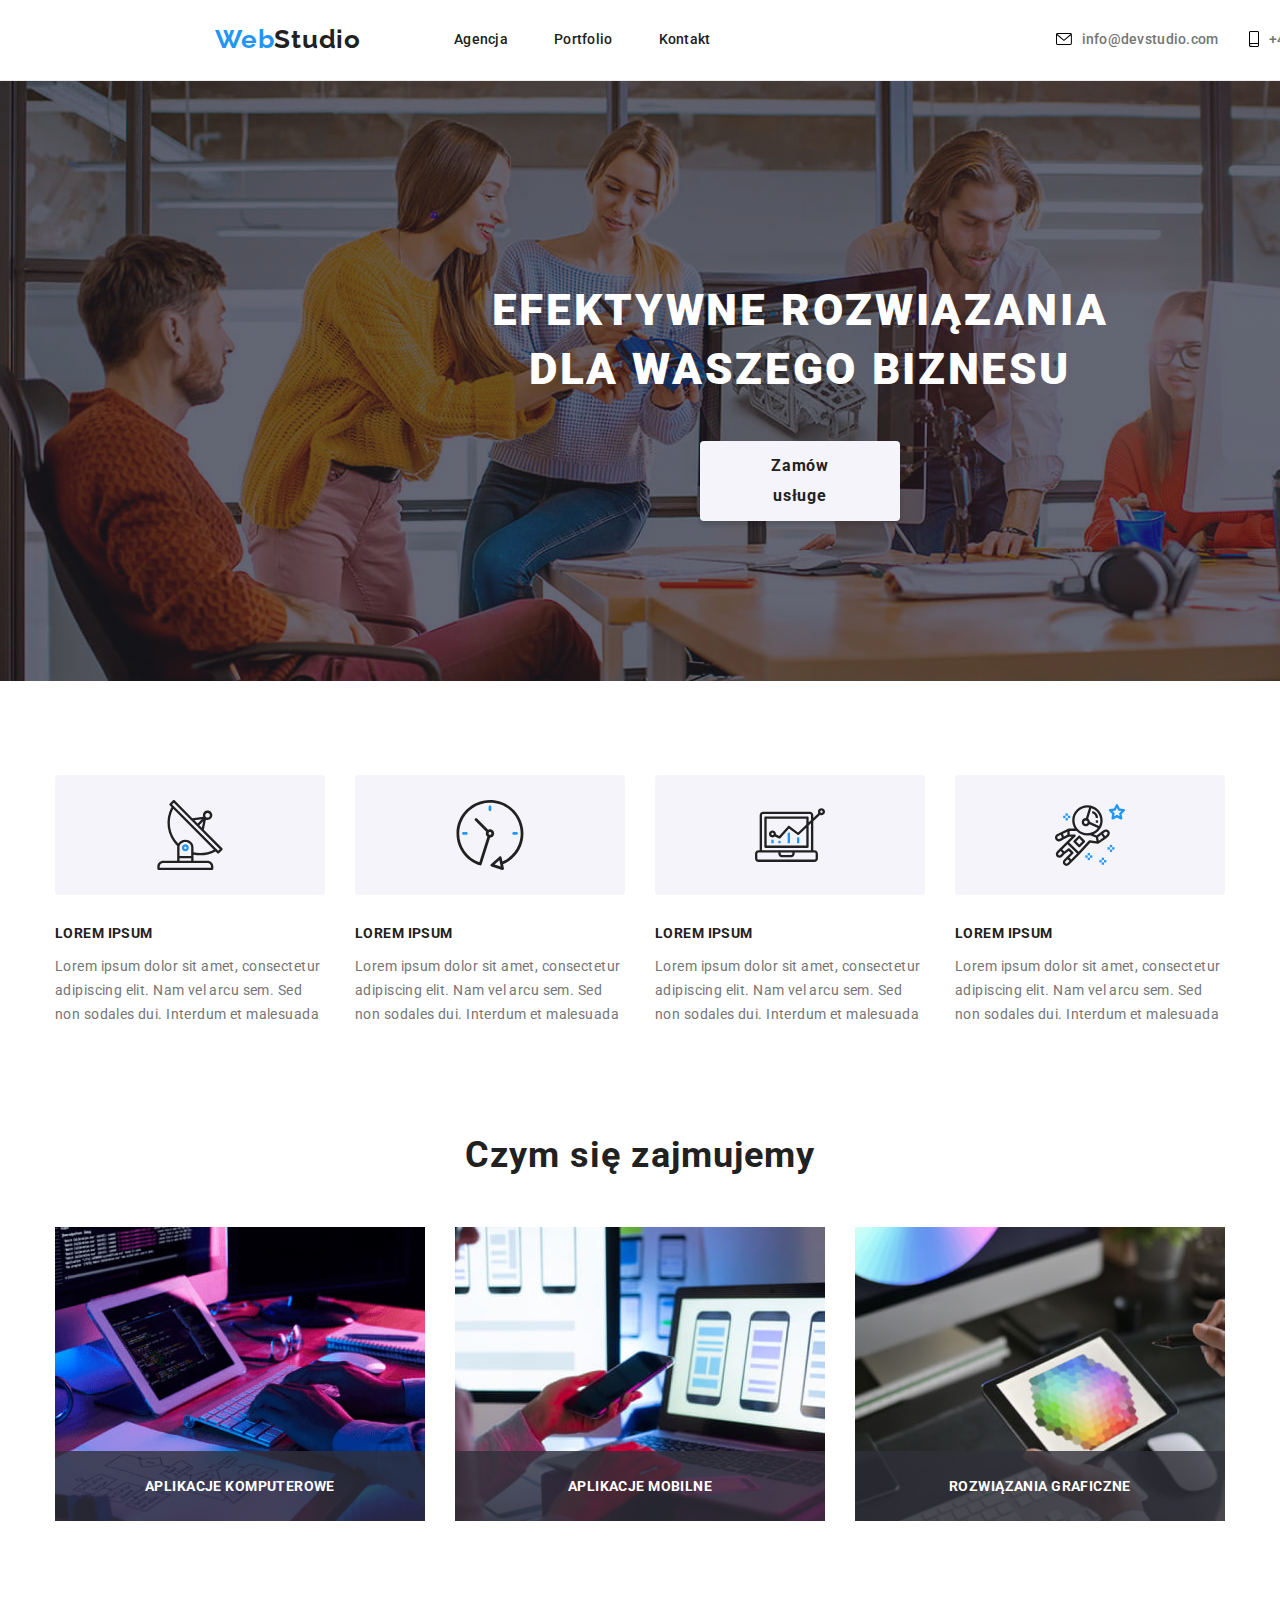
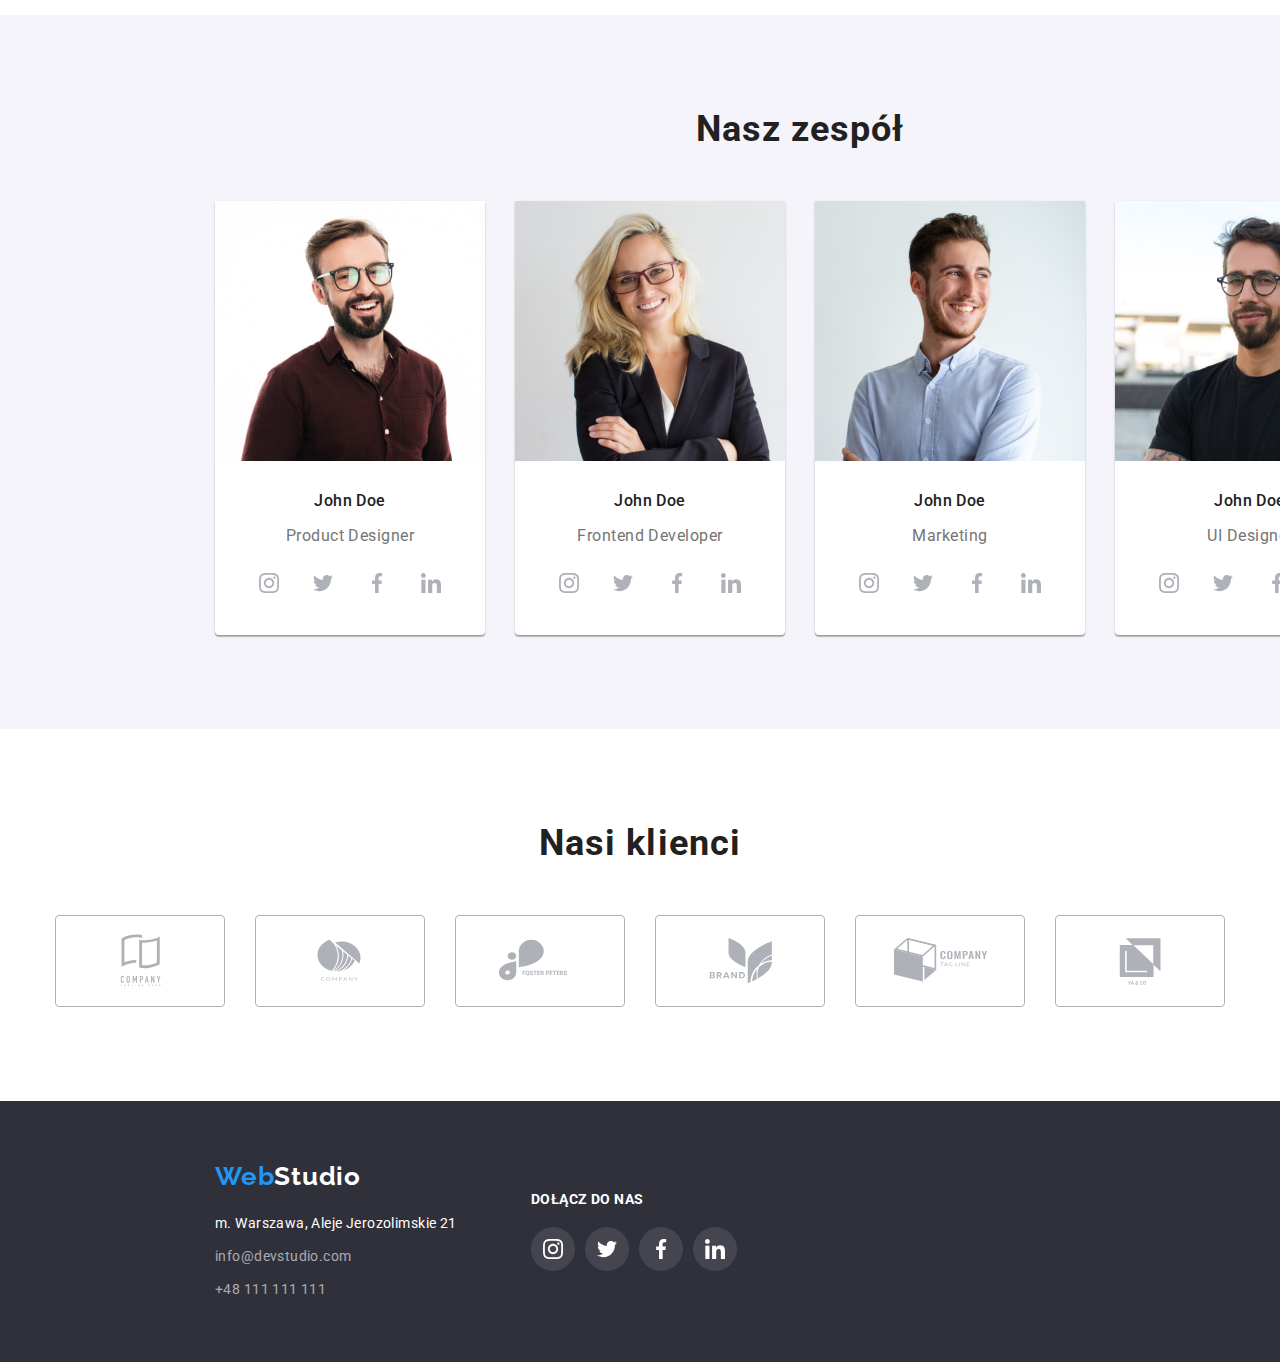
<file: index.html>
<!DOCTYPE html>
<html lang="pl">
<head>
    <meta charset="UTF-8">
    <meta http-equiv="X-UA-Compatible" content="IE=edge">
    <meta name="viewport" content="width=device-width, initial-scale=1.0">
    <title>goit-markup-hw-04 Paweł Kupis</title>
    <link rel="stylesheet" href="modern-normalize.css">
    <link rel="stylesheet" href="./css/styles.css" />
    <link rel="preconnect" href="https://fonts.gstatic.com">
    <link href="https://fonts.googleapis.com/css2?family=Raleway:wght@700&family=Roboto:wght@400;500;700;900&display=swap"
    rel="stylesheet">
</head>
<body>
     <!---Menu-->
    <header>  
        <section class="menu">  
            <div class="container">
                <h2 class="menu-logo">
                    <a class="menu-logo-item" href="index.html">Web<span class="menu-logo-accent">Studio</span></a>
                </h2>
                <nav class="navigation">
                    <ul class="navigation-list list">
                        <li class="navigation-list-item">
                            <a class="navigation-list-link" href="Agencja">Agencja</a></li>
                        <li class="navigation-list-item">
                            <a class="navigation-list-link" href="portfolio.html">Portfolio</a></li>
                        <li class="navigation-list-item">
                            <a class="navigation-list-link" href="Kontakt">Kontakt</a></li>
                    </ul>
                </nav>
                <div class="menu-contact">
                    <a class="menu-mail" href="mailto:info@devstudio.com">
                        <svg class="icon-envelope">
                            <use href="./images/icons.svg#icon-envelope"></use>
                        </svg>
                        info@devstudio.com
                    </a>
                    <a class="menu-phonenumber" href="tel:48111111111">
                        <svg class="icon-smartphone">
                            <use href="./images/icons.svg#icon-smartphone"></use>
                        </svg>
                        +48 111 111 111
                    </a>
                </div>
            </div>
        </section>
        <section class="header">
            <div class="container">
                <div class="header-item">
                    <h1 class="header-title">EFEKTYWNE ROZWIĄZANIA DLA WASZEGO BIZNESU</h1>
                    <button class="header-btn blue-btn" type="button" data-modal-open>Zamów usługe</button>
                </div>
            </div>
        </section>
        
    </header>
    <main>
        <!-- Nasze atuty -->
        <section class="strengths section">
            <div class="container">               
                <ul class="strengths-list-icons list">
                    <li class="strengths-list-icons-item">
                        <svg class="icon-antenna strengthsicons">
                            <use href="./images/icons.svg#icon-antenna-1"></use>
                        </svg>
                    </li>
                    <li class="strengths-list-icons-item">        
                        <svg class="icon-clock strengthsicons">
                            <use href="./images/icons.svg#icon-clock-1"></use>
                        </svg>
                    </li>
                    <li class="strengths-list-icons-item">
                        <svg class="icon-diagram-1 strengthsicons">
                            <use href="./images/icons.svg#icon-diagram-1"></use>
                        </svg>
                    </li>
                    <li class="strengths-list-icons-item">
                        <svg class="icon-astronaut-1 strengthsicons">
                            <use href="./images/icons.svg#icon-astronaut-1"></use>
                        </svg>
                    </li>
                </ul>    
                <ul class="strengths-list list">
                    <li class="strengths-item">
                        <h3 class="strengths-title">LOREM IPSUM </h3> 
                        <p class="strengths-about">Lorem ipsum dolor sit amet, consectetur adipiscing elit. Nam vel arcu sem. Sed non sodales dui. Interdum et malesuada</p>
                    </li>
                    <li class="strengths-item">        
                        <h3 class="strengths-title">LOREM IPSUM </h3>
                        <p class="strengths-about">Lorem ipsum dolor sit amet, consectetur adipiscing elit. Nam vel arcu sem. Sed non sodales dui. Interdum et malesuada</p>
                    </li>
                    <li class="strengths-item">
                        <h3 class="strengths-title">LOREM IPSUM </h3>
                        <p class="strengths-about">Lorem ipsum dolor sit amet, consectetur adipiscing elit. Nam vel arcu sem. Sed non sodales dui. Interdum et malesuada</p>
                    </li>
                    <li class="strengths-item">
                        <h3 class="strengths-title">LOREM IPSUM </h3>
                        <p class="strengths-about">Lorem ipsum dolor sit amet, consectetur adipiscing elit. Nam vel arcu sem. Sed non sodales dui. Interdum et malesuada</p>
                    </li>
                </ul>
            </div>
        </section>
        <section class="whatwedo">
            <div class="container">
                <h2 class="whatwedo-title">Czym się zajmujemy</h2>
                <ul class="whatwedo-list list">
                    <li class="whatwedo-list-item">
                        <p class="whatwedo-list-about">Aplikacje komputerowe</p>
                        <img class="whatwedo-list-img" src="images/whatwedo1.jpg" alt="programowanie" width="370" height="294"></li>      
                    <li class="whatwedo-list-item">
                        <p class="whatwedo-list-about">Aplikacje mobilne</p>
                        <img class="whatwedo-list-img" src="images/whatwedo2.jpg" alt="programowanie na smartfona" width="370" height="294"></li>
                    <li class="whatwedo-list-item">
                        <p class="whatwedo-list-about">Rozwiązania graficzne</p>
                        <img class="whatwedo-list-img" src="images/whatwedo3.jpg" alt="paleta kolorów" width="370" height="294"></li>
                </ul>
            </div>
        </section>
        <section class="ourteam ">
            <div class="container section">
                <h2 class="ourteam-title">Nasz zespół</h2>
                <ul class="ourteam-list list">
                    <li class="ourteam-list-item">
                        <img class="ourteam-list-img" src="images/ourteam1.jpg" alt="Johan Doe 1" width="270" height="260">
                        <div class="ourteam-content-wrapper">
                            <h3 class="ourteam-list-name">John Doe</h3>
                            <p class="ourteam-list-job">Product Designer</p>
                            <ul class="social-list list">
                                <li class="social-list-item">
                                    <a class="social-list-link" href="#">
                                        <svg class="social-icon">
                                        <use href="./images/icons.svg#icon-instagram"></use>
                                        </svg>
                                    </a>
                                </li>
                                <li class="social-list-item">
                                    <a class="social-list-link" href="#">
                                    <svg class="social-icon">
                                        <use href="./images/icons.svg#icon-twitter"></use>
                                    </svg>
                                    </a>
                                </li>
                                <li class="social-list-item">
                                    <a class="social-list-link" href="#">
                                    <svg class="social-icon">
                                        <use href="./images/icons.svg#icon-facebook"></use>
                                    </svg>
                                    </a>
                                </li>
                                <li class="social-list-item">
                                    <a class="social-list-link" href="#">
                                    <svg class="social-icon">
                                        <use href="./images/icons.svg#icon-linkedin"></use>
                                    </svg>
                                    </a>
                                </li>
                            </ul>
                        </div>
                    </li>
                    <li class="ourteam-list-item">
                        <img class="ourteam-list-img" src="images/ourteam2.jpg" alt="Johan Doe 2" width="270" height="260">
                        <div class="ourteam-content-wrapper">
                            <h3 class="ourteam-list-name">John Doe</h3>
                            <p class="ourteam-list-job">Frontend Developer</p>
                            <ul class="social-list list">
                                <li class="social-list-item">
                                    <a class="social-list-link" href="#">
                                        <svg class="social-icon">
                                        <use href="./images/icons.svg#icon-instagram"></use>
                                        </svg>
                                    </a>
                                </li>
                                <li class="social-list-item">
                                    <a class="social-list-link" href="#">
                                    <svg class="social-icon">
                                        <use href="./images/icons.svg#icon-twitter"></use>
                                    </svg>
                                    </a>
                                </li>
                                <li class="social-list-item">
                                    <a class="social-list-link" href="#">
                                    <svg class="social-icon">
                                        <use href="./images/icons.svg#icon-facebook"></use>
                                    </svg>
                                    </a>
                                </li>
                                <li class="social-list-item">
                                    <a class="social-list-link" href="#">
                                    <svg class="social-icon">
                                        <use href="./images/icons.svg#icon-linkedin"></use>
                                    </svg>
                                    </a>
                                </li>
                            </ul>
                        </div>
                    </li>
                    <li class="ourteam-list-item">
                        <img class="ourteam-list-img" src="images/ourteam3.jpg" alt="Johan Doe 3" width="270" height="260">
                        <div class="ourteam-content-wrapper">
                            <h3 class="ourteam-list-name">John Doe</h3>
                            <p class="ourteam-list-job">Marketing</p>
                            <ul class="social-list list">
                                <li class="social-list-item">
                                    <a class="social-list-link" href="#">
                                        <svg class="social-icon">
                                        <use href="./images/icons.svg#icon-instagram"></use>
                                        </svg>
                                    </a>
                                </li>
                                <li class="social-list-item">
                                    <a class="social-list-link" href="#">
                                    <svg class="social-icon">
                                        <use href="./images/icons.svg#icon-twitter"></use>
                                    </svg>
                                    </a>
                                </li>
                                <li class="social-list-item">
                                    <a class="social-list-link" href="#">
                                    <svg class="social-icon">
                                        <use href="./images/icons.svg#icon-facebook"></use>
                                    </svg>
                                    </a>
                                </li>
                                <li class="social-list-item">
                                    <a class="social-list-link" href="#">
                                    <svg class="social-icon">
                                        <use href="./images/icons.svg#icon-linkedin"></use>
                                    </svg>
                                    </a>
                                </li>
                            </ul>
                        </div>
                    </li>
                    <li class="ourteam-list-item">
                        <img class="ourteam-list-img" src="images/ourteam4.jpg" alt="Johan Doe 4" width="270" height="260">
                        <div class="ourteam-content-wrapper">
                            <h3 class="ourteam-list-name">John Doe</h3>
                            <p class="ourteam-list-job">UI Designer</p>
                            <ul class="social-list list">
                                <li class="social-list-item">
                                    <a class="social-list-link" href="#">
                                        <svg class="social-icon">
                                        <use href="./images/icons.svg#icon-instagram"></use>
                                        </svg>
                                    </a>
                                </li>
                                <li class="social-list-item">
                                    <a class="social-list-link" href="#">
                                    <svg class="social-icon">
                                        <use href="./images/icons.svg#icon-twitter"></use>
                                    </svg>
                                    </a>
                                </li>
                                <li class="social-list-item">
                                    <a class="social-list-link" href="#">
                                    <svg class="social-icon">
                                        <use href="./images/icons.svg#icon-facebook"></use>
                                    </svg>
                                    </a>
                                </li>
                                <li class="social-list-item">
                                    <a class="social-list-link" href="#">
                                    <svg class="social-icon">
                                        <use href="./images/icons.svg#icon-linkedin"></use>
                                    </svg>
                                    </a>
                                </li>
                            </ul>
                        </div>
                    </li>
                </ul>
            </div>
        </section>
        <section class="ourclient section">
            <div class="container">
                <h2 class="ourclient-title">Nasi klienci</h2>
                <ul class="ourclient-list list">
                    <li class="ourclient-list-item">
                        <svg class="ourclient-icons">
                            <use href="./images/icons.svg#icon-Logo-1"></use>
                        </svg>
                    </li>
                    <li class="ourclient-list-item">
                        <svg class="ourclient-icons">
                            <use href="./images/icons.svg#icon-Logo-2"></use>
                        </svg>
                    </li>
                    <li class="ourclient-list-item">
                        <svg class="ourclient-icons">
                            <use href="./images/icons.svg#icon-Logo-3"></use>
                        </svg>
                    </li>
                    <li class="ourclient-list-item">
                        <svg class="ourclient-icons">
                            <use href="./images/icons.svg#icon-Logo-4"></use>
                        </svg>
                    </li>
                    <li class="ourclient-list-item">
                        <svg class="ourclient-icons">
                            <use href="./images/icons.svg#icon-Logo-5"></use>
                        </svg>
                    </li>
                    <li class="ourclient-list-item">
                        <svg class="ourclient-icons">
                            <use href="./images/icons.svg#icon-Logo"></use>
                        </svg>
                    </li>
                </ul>

            </div>
        </section>
    </main>
    <footer class="footer">
        <div class="container">
            <div class="left-footer">
                <h2 class="logo-footer">
                    <a class="menu-logo-item" href="#">Web<span class="footer-logo-accent">Studio</span></a>
                </h2>
                <address class="address">
                    <ul class="address-list list">
                        <li class="address-list-item">
                            <a class="address-list-link" href="https://goo.gl/maps/HhbNM7JacB6x19Nx8" target="_blank">m. Warszawa, Aleje Jerozolimskie 21</a></li>
                        <li class="address-list-item">
                            <a class="address-list-link" href="mailto:info@devstudio.com">info@devstudio.com</a></li>
                        <li class="address-list-item">
                            <a class="address-list-link" href="tel:48111111111">+48 111 111 111</a></li>
                    </ul>
                </address>
            </div>
            <div class="right-footer">
                <h3 class="social-title">Dołącz do nas</h3>
                <ul class="social-list list">
                    <li class="social-list-item">
                        <a class="social-list-link footer-icon" href="#">
                            <svg class="social-icon">
                            <use href="./images/icons.svg#icon-instagram"></use>
                            </svg>
                        </a>
                    </li>
                    <li class="social-list-item">
                        <a class="social-list-link footer-icon" href="#">
                        <svg class="social-icon">
                            <use href="./images/icons.svg#icon-twitter"></use>
                        </svg>
                        </a>
                    </li>
                    <li class="social-list-item">
                        <a class="social-list-link footer-icon" href="#">
                        <svg class="social-icon">
                            <use href="./images/icons.svg#icon-facebook"></use>
                        </svg>
                        </a>
                    </li>
                    <li class="social-list-item">
                        <a class="social-list-link footer-icon" href="#">
                        <svg class="social-icon">
                            <use href="./images/icons.svg#icon-linkedin"></use>
                        </svg>
                        </a>
                    </li>
                </ul>
            </div>
        </div>
    </footer>
    <div class="backdrop is-hidden" data-modal>
        <div class="modal">
            <button type="button" class="close-btn" data-modal-close>
                <svg class="close-btn-vector">
                    <use href="./images/icons.svg#icon-vector"></use>
                </svg>
            </button>
        </div>
    </div>
    <script src="./js/modal.js"></script>
</body>
</html>
</file>
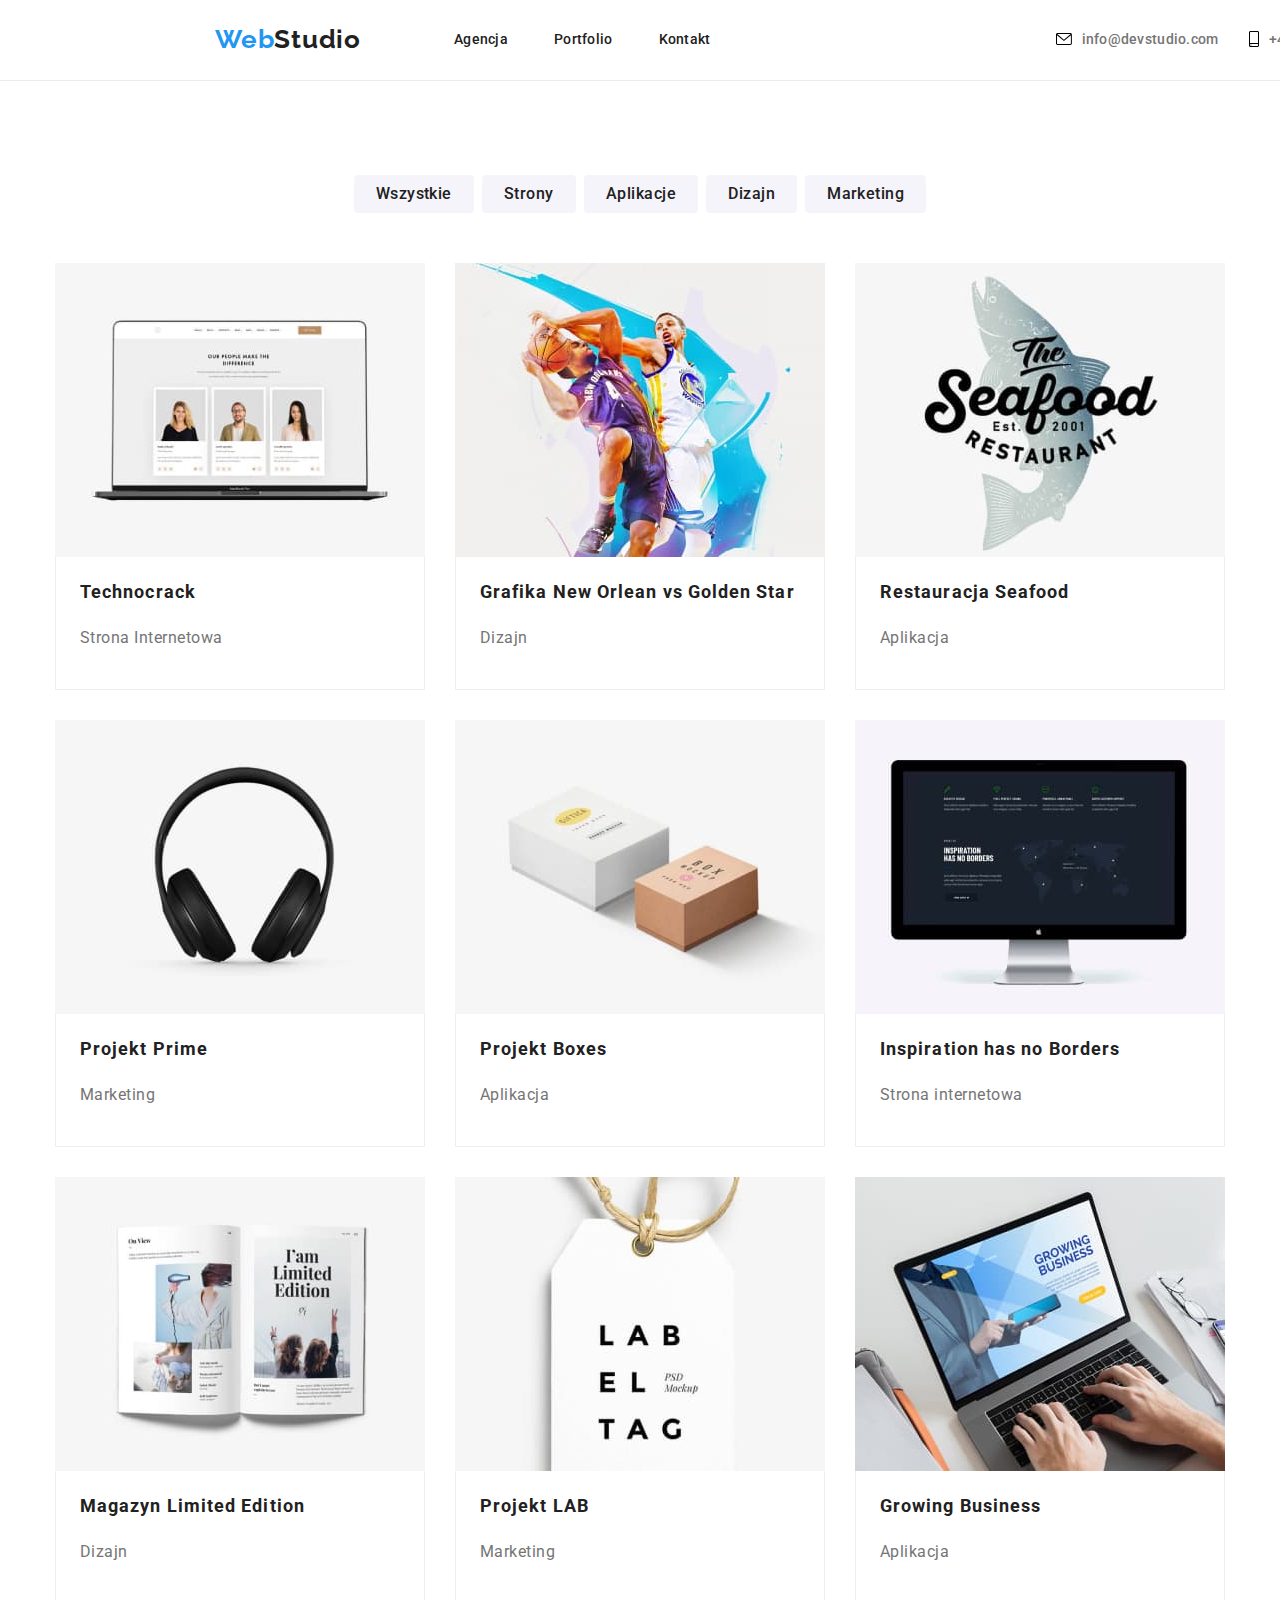
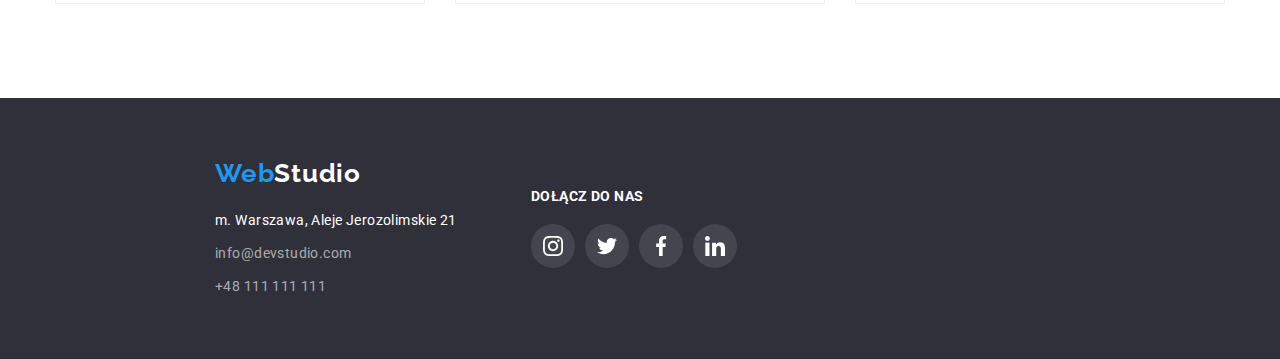
<file: portfolio.html>
<!DOCTYPE html>
<html lang="pl">
<head>
    <meta charset="UTF-8">
    <meta http-equiv="X-UA-Compatible" content="IE=edge">
    <meta name="viewport" content="width=device-width, initial-scale=1.0">
    <title>portfolio</title>
    <link rel="stylesheet" href="modern-normalize.css">
    <link rel="stylesheet" href="./css/styles.css" />
    <link rel="preconnect" href="https://fonts.gstatic.com">
    <link href="https://fonts.googleapis.com/css2?family=Raleway:wght@700&family=Roboto:wght@400;500;700;900&display=swap"
        rel="stylesheet">
</head>
<body>
    <header>
         <!---Menu--> 
         <section class="menu">  
            <div class="container">
                <h2 class="menu-logo">
                    <a class="menu-logo-item" href="index.html">Web<span class="menu-logo-accent">Studio</span></a>
                </h2>
                <nav class="navigation">
                    <ul class="navigation-list list">
                        <li class="navigation-list-item">
                            <a class="navigation-list-link" href="Agencja">Agencja</a></li>
                        <li class="navigation-list-item">
                            <a class="navigation-list-link" href="portfolio.html">Portfolio</a></li>
                        <li class="navigation-list-item">
                            <a class="navigation-list-link" href="Kontakt">Kontakt</a></li>
                    </ul>
                </nav>
                <div class="menu-contact">
                    <a class="menu-mail" href="mailto:info@devstudio.com">
                        <svg class="icon-envelope">
                            <use href="./images/icons.svg#icon-envelope"></use>
                        </svg>
                        info@devstudio.com
                    </a>
                    <a class="menu-phonenumber" href="tel:48111111111">
                        <svg class="icon-smartphone">
                            <use href="./images/icons.svg#icon-smartphone"></use>
                        </svg>
                        +48 111 111 111
                    </a>
                </div>
            </div>
        </section>
    </header>
    <main class="section">      <!-- Filters -->
        <section class="filters">
            <div class="container">
                <ul class="filters-list list">
                    <li class="filters-list-item">
                        <button class="filters-list-btn blue-btn" type="button">Wszystkie</button> 
                    </li>
                    <li class="filters-list-item">        
                        <button class="filters-list-btn blue-btn" type="button">Strony</button>
                    </li>
                    <li class="filters-list-item">
                        <button class="filters-list-btn blue-btn" type="button">Aplikacje</button>
                    </li>
                    <li class="filters-list-item">
                        <button class="filters-list-btn blue-btn" type="button">Dizajn</button>
                    </li>
                    <li class="filters-list-item">
                        <button class="filters-list-btn blue-btn" type="button">Marketing</button> 
                    </li>
                </ul>
            </div>
        </section>
        <section class="projects"> <!-- projects -->
            <div class="container">
                <ul class="projects-list list">
                    <li class="projects-list-item">
                        <img class="projects-list-img" src="images/portfolio/portfolio1.jpg" alt="Technocrack" width="370" height="294">
                        <div class="overlay">
                            <p>Technocrack jest popularną platformą wykorzystywaną do rozpowszechniania koronawirusa. Firmy wykorzystują tę
                                platformę
                                do celów szpiegowskich i ataków na niezabezpieczone serwery konkurencji</p>
                        </div>                    
                        <div class="projects-frame">
                            <h3 class="projects-list-title">Technocrack</h3>
                            <p class="projects-list-type">Strona Internetowa</p>
                        </div>
                    </li>
                    <li class="projects-list-item">
                        <img class="projects-list-img" src="images/portfolio/portfolio2.jpg" alt="Grafika New Orlean vs Golden Star" width="370" height="294">
                        <div class="overlay">
                            <p>Technocrack jest popularną platformą wykorzystywaną do rozpowszechniania koronawirusa. Firmy wykorzystują tę
                                platformę
                                do celów szpiegowskich i ataków na niezabezpieczone serwery konkurencji</p>
                        </div>
                        <div class="projects-frame">
                            <h3 class="projects-list-title">Grafika New Orlean vs Golden Star</h3>
                            <p class="projects-list-type">Dizajn</p>
                        </div>
                    </li>
                    <li class="projects-list-item">
                        <img class="projects-list-img" src="images/portfolio/portfolio3.jpg" alt="Restauracja Seafood" width="370" height="294">
                        <div class="overlay">
                            <p>Technocrack jest popularną platformą wykorzystywaną do rozpowszechniania koronawirusa. Firmy wykorzystują tę
                                platformę
                                do celów szpiegowskich i ataków na niezabezpieczone serwery konkurencji</p>
                        </div>
                        <div class="projects-frame">
                            <h3 class="projects-list-title">Restauracja Seafood</h3>
                            <p class="projects-list-type">Aplikacja</p>
                        </div>
                    </li>
                    <li class="projects-list-item">
                        <img class="projects-list-img" src="images/portfolio/portfolio4.jpg" alt="Projekt Prime" width="370" height="294">
                        <div class="overlay">
                            <p>Technocrack jest popularną platformą wykorzystywaną do rozpowszechniania koronawirusa. Firmy wykorzystują tę
                                platformę
                                do celów szpiegowskich i ataków na niezabezpieczone serwery konkurencji</p>
                        </div>
                        <div class="projects-frame">
                            <h3 class="projects-list-title">Projekt Prime</h3>
                            <p class="projects-list-type">Marketing</p>
                        </div>
                    </li>
                    <li class="projects-list-item">
                        <img class="projects-list-img" src="images/portfolio/portfolio5.jpg" alt="Projekt Boxes" width="370" height="294">
                        <div class="overlay">
                            <p>Technocrack jest popularną platformą wykorzystywaną do rozpowszechniania koronawirusa. Firmy wykorzystują tę
                                platformę
                                do celów szpiegowskich i ataków na niezabezpieczone serwery konkurencji</p>
                        </div>
                        <div class="projects-frame">
                            <h3 class="projects-list-title">Projekt Boxes</h3>
                            <p class="projects-list-type">Aplikacja</p>
                        </div>
                    </li>
                    <li class="projects-list-item">
                        <img class="projects-list-img" src="images/portfolio/portfolio6.jpg" alt="Inspiration has no Borders" width="370" height="294">
                        <div class="overlay">
                            <p>Technocrack jest popularną platformą wykorzystywaną do rozpowszechniania koronawirusa. Firmy wykorzystują tę
                                platformę
                                do celów szpiegowskich i ataków na niezabezpieczone serwery konkurencji</p>
                        </div>
                        <div class="projects-frame">
                            <h3 class="projects-list-title">Inspiration has no Borders</h3>
                            <p class="projects-list-type">Strona internetowa</p>
                        </div>
                    </li>
                    <li class="projects-list-item">
                        <img class="projects-list-img" src="images/portfolio/portfolio7.jpg" alt="Magazyn Limited Edition" width="370" height="294">
                        <div class="overlay">
                            <p>Technocrack jest popularną platformą wykorzystywaną do rozpowszechniania koronawirusa. Firmy wykorzystują tę
                                platformę
                                do celów szpiegowskich i ataków na niezabezpieczone serwery konkurencji</p>
                        </div>
                        <div class="projects-frame">
                            <h3 class="projects-list-title">Magazyn Limited Edition</h3>
                            <p class="projects-list-type">Dizajn</p>
                        </div>
                    </li>
                    <li class="projects-list-item">
                        <img class="projects-list-img" src="images/portfolio/portfolio8.jpg" alt="Projekt LAB" width="370" height="294">
                        <div class="overlay">
                            <p>Technocrack jest popularną platformą wykorzystywaną do rozpowszechniania koronawirusa. Firmy wykorzystują tę
                                platformę
                                do celów szpiegowskich i ataków na niezabezpieczone serwery konkurencji</p>
                        </div>
                        <div class="projects-frame">
                            <h3 class="projects-list-title">Projekt LAB</h3>
                            <p class="projects-list-type">Marketing</p>
                        </div>
                    </li>
                    <li class="projects-list-item">
                        <img class="projects-list-img" src="images/portfolio/portfolio9.jpg" alt="Growing Business" width="370" height="294">
                        <div class="overlay">
                            <p>Technocrack jest popularną platformą wykorzystywaną do rozpowszechniania koronawirusa. Firmy wykorzystują tę
                                platformę
                                do celów szpiegowskich i ataków na niezabezpieczone serwery konkurencji</p>
                        </div>
                        <div class="projects-frame">
                            <h3 class="projects-list-title">Growing Business</h3>
                            <p class="projects-list-type">Aplikacja</p>
                        </div>
                    </li>
                </ul>
            </div>
        </section>
    </main>
    <footer class="footer">
        <div class="container">
            <div class="left-footer">
                <h2 class="logo-footer">
                    <a class="menu-logo-item" href="#">Web<span class="footer-logo-accent">Studio</span></a>
                </h2>
                <address class="address">
                    <ul class="address-list list">
                        <li class="address-list-item">
                            <a class="address-list-link" href="https://goo.gl/maps/HhbNM7JacB6x19Nx8" target="_blank">m. Warszawa, Aleje Jerozolimskie 21</a></li>
                        <li class="address-list-item">
                            <a class="address-list-link" href="mailto:info@devstudio.com">info@devstudio.com</a></li>
                        <li class="address-list-item">
                            <a class="address-list-link" href="tel:48111111111">+48 111 111 111</a></li>
                    </ul>
                </address>
            </div>
            <div class="right-footer">
                <h3 class="social-title">Dołącz do nas</h3>
                <ul class="social-list list">
                    <li class="social-list-item">
                        <a class="social-list-link footer-icon" href="#">
                            <svg class="social-icon">
                            <use href="./images/icons.svg#icon-instagram"></use>
                            </svg>
                        </a>
                    </li>
                    <li class="social-list-item">
                        <a class="social-list-link footer-icon" href="#">
                        <svg class="social-icon">
                            <use href="./images/icons.svg#icon-twitter"></use>
                        </svg>
                        </a>
                    </li>
                    <li class="social-list-item">
                        <a class="social-list-link footer-icon" href="#">
                        <svg class="social-icon">
                            <use href="./images/icons.svg#icon-facebook"></use>
                        </svg>
                        </a>
                    </li>
                    <li class="social-list-item">
                        <a class="social-list-link footer-icon" href="#">
                        <svg class="social-icon">
                            <use href="./images/icons.svg#icon-linkedin"></use>
                        </svg>
                        </a>
                    </li>
                </ul>
            </div>
        </div>
    </footer>
</body>
</html>
</file>
<file: css/styles.css>
:root {
  --main-font: "Roboto", sans-serif;
  --secondary-font: "Raleway", sans-serif;
  --main-color: #2196f3;
  --text-default: #212121;
  --description: #757575;
  --white: #ffffff;
  --svg-colour: #afb1b8;
}
body {
  font-family: var(--main-font);
  color: var(--text-default);
}
a {
  text-decoration: none;
}
h1,
h2,
h3,
h4,
h5,
h6 {
  margin: 0;
}

ul,
ol {
  padding: 0;
  margin: 0;
}

p {
  padding: 0;
}

img {
  display: block;
}
.list {
  list-style: none;
}
.container {
  width: 1200px;
  padding: 0 15px;
  align-items: center;
  margin: 0 auto;
}

.section {
  padding-top: 94px;
  padding-bottom: 94px;
}
/* ########### COMPONENT ############## */
.blue-btn {
  background: #f5f4fa;
  border-radius: 4px;
  cursor: pointer;
  transition: color 250ms cubic-bezier(0.4, 0, 0.2, 1),
  background-color 250ms cubic-bezier(0.4, 0, 0.2, 1);
}
.blue-btn:hover,
.blue-btn:focus {
  background-color: var(--main-color);
  color: var(--white);
}
/* ########### END COMPONENT ############## */

/* ########### MENU ############## */

.menu {
  border-bottom: 1px solid #ececec;
  width: 1600px;
  margin: 0 auto;
}
.menu .container {
  display: flex;
  align-items: center;
  padding-top: 24px;
  padding-bottom: 25px;
}
.menu-logo {
  margin-right: 93px;
}
.navigation-list {
  display: flex;
}
.navigation-list-item:not(:last-child) {
  margin-right: 46px;
}
.navigation-list-link {
  display: inline-block;
  position: relative;
}

.navigation-list-link::after {
  content: " ";
  display: block;
  width: 100%;
  height: 4px;
  background: transparent;
  position: absolute;
  bottom: -28px;
  left: 0;
  border-radius: 2px;
  transition: background 250ms cubic-bezier(0.4, 0, 0.2, 1);
}
.navigation-list-link:hover::after,
.navigation-list-link:visited::after {
  background: var(--main-color);
}

.menu-logo-item {
  font-family: var(--secondary-font);
  font-size: 26px;
  line-height: 1.192;
  letter-spacing: 0.03em;
  color: var(--main-color);
}
.menu-logo-accent {
  color: var(--text-default);
}

.navigation-list-link {
  font-weight: 500;
  font-size: 14px;
  line-height: 1.142;
  letter-spacing: 0.02em;
  color: var(--text-default);
  transition: color 250ms cubic-bezier(0.4, 0, 0.2, 1);
}

.navigation-list-link:hover,
.navigation-list-link:focus {
  color: var(--main-color);
}
.menu-contact {
  display: flex;
  align-items: center;
  justify-content: center;
}
.menu-mail {
  margin-left: 345px;
  margin-right: 30px;
}

.menu-mail,
.menu-phonenumber {
  font-weight: 500;
  font-size: 14px;
  line-height: 1.142;
  letter-spacing: 0.02em;
  color: var(--description);
  display: flex;
  align-items: center;
  transition: color 250ms cubic-bezier(0.4, 0, 0.2, 1),
  fill 250ms cubic-bezier(0.4, 0, 0.2, 1);
}
.menu-mail:hover,
.menu-mail:focus,
.menu-phonenumber:hover,
.menu-phonenumber:focus {
  color: var(--main-color);
  fill: var(--main-color);
}
.icon-envelope {
  width: 16px;
  height: 12px;
}
.icon-smartphone {
  width: 10px;
  height: 16px;
}
.icon-envelope,
.icon-smartphone {
  margin-right: 10px;
}

/* ########### END MENU ############## */

/* ########### HEDER ############## */

.header {
  background-image: linear-gradient(
      rgba(47, 48, 58, 0.4),
      rgba(47, 48, 58, 0.4)
    ),
    url("../images/background/headerbackground.jpg");
  height: 600px;
  background-repeat: no-repeat;
  width: 1600px;
  margin: 0 auto;
}

.container .header-item {
  display: flex;
  flex-direction: column;
  align-items: center;
  justify-content: center;
}
.header-item {
  padding-top: 200px;
  padding-bottom: 200px;
}

.header-title {
  margin-bottom: 40px;
  width: 696px;
  height: 120px;
  font-weight: 900;
  font-size: 44px;
  line-height: 1.333;
  text-align: center;
  letter-spacing: 0.06em;
  text-transform: uppercase;
  color: var(--white);
}
.header-btn {
  width: 200px;
  padding: 10px 41px;
  border: 0px;
  font-weight: bold;
  font-size: 16px;
  line-height: 1.875;
  text-align: center;
  letter-spacing: 0.06em;
  color: var(--text-default);
  box-shadow: 0px 4px 4px rgba(0, 0, 0, 0.15);
}

/* ########### END HEDER ############## */

/* ########### MAIN ############## */
.strengths .container {
  display: block;
}
.strengths-list,
.strengths-list-icons {
  display: flex;
}
.strengths-list-icons .strengths-list-icons-item {
  display: flex;
}

.strengths-item:not(:last-child),
.strengths-list-icons-item:not(:last-child) {
  margin-right: 30px;
}
.strengths-list-icons-item {
  width: 270px;
  height: 120px;
  margin-bottom: 30px;
  background: #f5f4fa;
  border-radius: 4px;
}
.strengthsicons {
  width: 70px;
  min-height: 70px;
  margin-left: 100px;
}

.strengths-title {
  margin-bottom: 10px;
  width: 270px;
  font-size: 14px;
  line-height: 1.142;
  letter-spacing: 0.03em;
  text-transform: uppercase;
}
.strengths-about {
  width: 270px;
  font-size: 14px;
  line-height: 1.714;
  letter-spacing: 0.03em;
  color: var(--description);
}
.whatwedo-title,
.ourteam-title,
.ourclient-title {
  margin-bottom: 50px;
  font-size: 36px;
  line-height: 1.166;
  text-align: center;
  letter-spacing: 0.03em;
}
.whatwedo {
  padding-bottom: 94px;
}
.whatwedo-list {
  display: flex;
}

.whatwedo-list-item:not(:last-child),
.ourteam-list-item:not(:last-child) {
  margin-right: 30px;
}
.whatwedo-list-item{
  position: relative;
}
.whatwedo-list-item >.whatwedo-list-about{
  position: absolute;
  bottom: 0px;
  left: -50%;
  right: 50%;
  transform: translate(50%, 0%);
  margin: 0 auto;
  padding-top: 27px;
  padding-bottom: 27px;
  background-color: rgba(47, 48, 58, 0.8);;
}
.whatwedo-list-about{

font-family: var(--main-font);
font-style: normal;
font-weight: bold;
font-size: 14px;
line-height: 16px;
text-align: center;
letter-spacing: 0.03em;
text-transform: uppercase;
color: var(--white);
}
.ourteam {
  background-color: #f5f4fa;
  width: 1600px;
  margin: 0 auto;
}
.ourteam-list {
  display: flex;
}
.ourteam-list-item {
  background: #ffffff;
  box-shadow: 0px 1px 3px rgba(0, 0, 0, 0.12), 0px 1px 1px rgba(0, 0, 0, 0.14),
    0px 2px 1px rgba(0, 0, 0, 0.2);
  border-radius: 0px 0px 4px 4px;
}
.ourteam-content-wrapper {
  padding-top: 30px;
  padding-right: 32px;
  padding-bottom: 30px;
  padding-left: 32px;
}
.ourteam-list-name {
  margin-bottom: 10px;
}
.ourteam-list-name {
  font-weight: 500;
  font-size: 16px;
  line-height: 1.187;
  text-align: center;
  letter-spacing: 0.03em;
}
.ourteam-list-job {
  font-size: 16px;
  line-height: 1.187;
  text-align: center;
  letter-spacing: 0.03em;
  color: var(--description);
  margin-bottom: 16px;
}
.social-list {
  display: flex;
  align-items: center;
  justify-content: space-between;
  width: 206px;
}
.social-list-item {
  display: flex;
}
.social-list-link {
  display: flex;
  align-items: center;
  justify-content: center;
  width: 44px;
  height: 44px;
  background: rgba(255, 255, 255, 0.1);
  border-radius: 50%;
  fill: #afb1b8;
  transition: background-color 250ms cubic-bezier(0.4, 0, 0.2, 1),
  fill 250ms cubic-bezier(0.4, 0, 0.2, 1);
}
.social-list-link:hover,
.social-list-link:focus {
  fill: var(--white);
  background-color: var(--main-color);
}
.social-icon {
  width: 20px;
  height: 20px;
}
.ourclient-list {
  display: flex;
  justify-content: space-between;
}
.ourclient-list-item:hover,
.ourclient-list-item:focus {
  fill: var(--main-color);
  border-color: var(--main-color);
}
.ourclient-list-item {
  display: flex;
  width: 170px;
  height: 92px;
  border: 1px solid #afb1b8;
  border-radius: 4px;
  fill: var(--svg-colour);
  transition: border-color 250ms cubic-bezier(0.4, 0, 0.2, 1),
  fill 250ms cubic-bezier(0.4, 0, 0.2, 1);
}
.ourclient-icons {
  width: 106px;
  min-height: 60px;
  margin-left: 32px;
}
/* ########### END MAIN ############## */

/* ########### FOOTER ############## */
.footer {
  background: #2f303a;
  width: 1600px;
  margin: 0 auto;
}
.left-footer {
  min-width: 246px;
}
.logo-footer {
  padding-top: 60px;
  margin-bottom: 20px;
}
.address-list-item:not(:last-child) {
  margin-bottom: 9px;
}
.address {
  padding-bottom: 60px;
}
.address-list-link {
  font-style: normal;
  font-weight: normal;
  font-size: 14px;
  line-height: 1.714;
  letter-spacing: 0.03em;
  color: rgba(255, 255, 255, 0.6);
  transition: color 250ms cubic-bezier(0.4, 0, 0.2, 1);
}
a[href="https://goo.gl/maps/HhbNM7JacB6x19Nx8"]
{
  color: var(--white);
}
.address-list-link:hover,
.address-list-link:focus {
  color: var(--main-color);
}
.footer-logo-accent {
  color: var(--white);
}
.right-footer {
  padding-left: 70px;
}
.social-title {
  padding-bottom: 20px;
  font-size: 14px;
  line-height: 1.143;
  letter-spacing: 0.03em;
  text-transform: uppercase;
  color: #ffffff;
}
.footer .container {
  display: flex;
}

.footer-icon {
  fill: var(--white);
}

/* ########### END FOOTER ############## */

.backdrop{
position: fixed;
left: 0px;
top: 0px;
width: 100%;
height: 100%;
background: rgba(99, 62, 62, 0.2);
transition: visibility 250ms cubic-bezier(0.4, 0, 0.2, 1),
opacity 250ms cubic-bezier(0.4, 0, 0.2, 1);
}
.modal{
  position: absolute;
width: 528px;
min-height: 581px;
left: 50%;
top: 50%;
transform: translate(-50%, -50%);
background: #FFFFFF;
box-shadow: 0px 1px 3px rgba(0, 0, 0, 0.12), 0px 1px 1px rgba(0, 0, 0, 0.14), 0px 2px 1px rgba(0, 0, 0, 0.2);
border-radius: 4px;
}
.close-btn{
position: absolute;
width: 30px;
height: 30px;
right: 8px;
top: 8px;
border-radius: 50%;
background: #FFFFFF;
border: 1px solid rgba(0, 0, 0, 0.1);
box-sizing: border-box;
cursor: pointer;
}
.close-btn-vector{
  position: relative;
  width: 11px;
  height: 11px;
  margin: 0 auto;
}
.is-hidden{
  opacity: 0;
  visibility: hidden;
  pointer-events: none;
  transition: visibility 250ms cubic-bezier(0.4, 0, 0.2, 1),
  opacity 250ms cubic-bezier(0.4, 0, 0.2, 1);
}






/* ########### PORTFOLIO ############## */
.container .filters-list {
  display: flex;
  justify-content: center;
}
.filters-list-item:not(:last-child) {
  margin-right: 8px;
  
}

.filters-list-btn {
  border: 0px;
  padding: 6px 22px;
  font-weight: 500;
  font-size: 16px;
  line-height: 1.625;
  text-align: center;
  letter-spacing: 0.03em;
  color: var(--text-default);
}

.container .projects-list {
  display: flex;
}
.projects-list {
  min-height: 1272px;
  padding-top: 50px;
  flex-wrap: wrap;
  align-items: center;
  justify-content: space-between;
}
.projects-list-title {
  margin-bottom: 4px;
  padding-left: 24px;
}
.projects-list-type {
  padding-bottom: 20px;
  padding-left: 24px;
}
.projects-list-item:nth-child(-n + 6) {
  margin-bottom: 30px;
}
.projects-list-item:hover,
.projects-list-item:focus {
  border: 1px solid #eeeeee;
  box-sizing: border-box;
  box-shadow: 0px 1px 1px rgba(0, 0, 0, 0.12), 0px 4px 4px rgba(0, 0, 0, 0.06),
    1px 4px 6px rgba(0, 0, 0, 0.16);
}
.projects-list-item{
  position: relative;
  overflow: hidden;
  transition: box-shadow 250ms cubic-bezier(0.4, 0, 0.2, 1);
}
.overlay {
  position: absolute;
  top: 0;
  left: 0;
  width: 374px;
  height: 294px;
  background-color: rgba(33, 150, 243, 0.9);;
  transform: translatey(100%);
  transition: transform 250ms cubic-bezier(0.4, 0, 0.2, 1);
  z-index: 0;
}
.overlay > p {
padding-top: 49px;
padding-right: 45px;
padding-bottom: 49px;
padding-left: 24px;
font-size: 18px;
line-height: 28px;
letter-spacing: 0.03em;
color: var(--white);
margin: 0 auto;

}
.projects-list-item:hover .overlay {
  transform: translatex(0);
}
.projects-frame {
  position: relative;
  padding-top: 20px;
  border-right: 1px solid #eeeeee;
  border-bottom: 1px solid #eeeeee;
  border-left: 1px solid #eeeeee;
  background-color: var(--white);
  z-index: 1;
}
.projects-list-title {
  font-size: 18px;
  line-height: 1.666;
  letter-spacing: 0.06em;
}
.projects-list-type {
  font-size: 16px;
  line-height: 1.875;
  letter-spacing: 0.03em;
  color: var(--description);
}
/* ########### END PORTFOLIO ############## */
</file>
